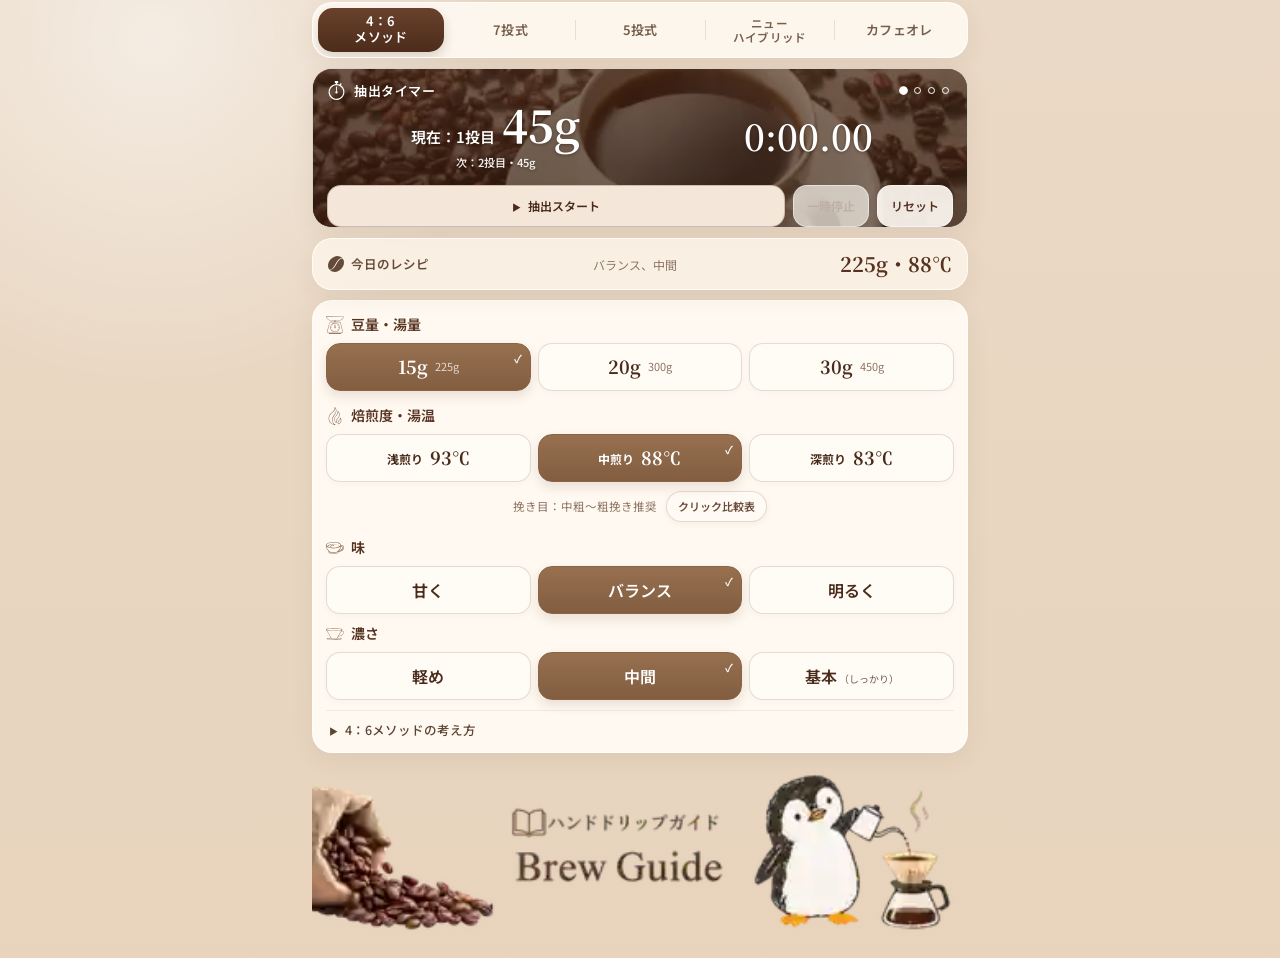
<file: index.html>
<!doctype html>
<html lang="ja">
<head>
<meta charset="utf-8">
<meta name="viewport" content="width=device-width,initial-scale=1,viewport-fit=cover">
<meta name="theme-color" content="#ead8c4">
<meta name="apple-mobile-web-app-capable" content="yes">
<meta name="apple-mobile-web-app-title" content="Brew Guide">
<title>Brew Guide</title>
<link rel="preconnect" href="https://fonts.googleapis.com">
<link rel="preconnect" href="https://fonts.gstatic.com" crossorigin>
<link href="https://fonts.googleapis.com/css2?family=Noto+Sans+JP:wght@400;500;600;700&family=Noto+Serif+JP:wght@500;600;700&display=swap" rel="stylesheet">
<link rel="manifest" href="manifest.webmanifest?v=19">
<link rel="apple-touch-icon" href="./apple-touch-icon.png?v=19">
<link rel="stylesheet" href="./theme.css?v=35">
</head>
<body>
<main class="wrap">
  <nav class="modeSwitch" aria-label="抽出レシピ切替">
    <button class="modeBtn active" data-mode="46"><span class="twoLine">4：6<br>メソッド</span></button>
    <button class="modeBtn" data-mode="seven">7投式</button>
    <button class="modeBtn" data-mode="five">5投式</button>
    <button class="modeBtn hybridModeBtn" data-mode="hybrid"><span class="twoLine">ニュー<br>ハイブリッド</span></button>
    <button class="modeBtn" data-mode="cafe">カフェオレ</button>
  </nav>

  <section class="timer fourSixTimer" id="timerSection">
    <div class="timerTitle"><svg class="icon" aria-hidden="true"><use href="./coffee-icons.svg#stopwatch"></use></svg>抽出タイマー</div>
    <div class="timerCard" id="timerCard">
      <div class="dots" id="dots"></div>
      <div class="readout">
        <div class="amountWrap">
          <div class="currentPour"><span class="timerStep" id="timerStep">現在：1投目</span><span class="timerAmount" id="timerAmount">45g</span></div>
          <span class="timerNext" id="timerNext">次：2投目・45g</span>
        </div>
        <div class="clock" id="clock">0:00.00</div>
      </div>
    </div>
    <div class="actions">
      <button class="primary" id="start">抽出スタート</button>
      <button id="pause" disabled>一時停止</button>
      <button id="reset">リセット</button>
    </div>
  </section>

  <section class="timer hidden" id="cafePourCard">
    <div class="timerTitle"><svg class="icon" aria-hidden="true"><use href="./coffee-icons.svg#dripper"></use></svg>抽出レシピ</div>
    <div class="cafePourStatic"><div class="cafePourMain" id="cafePourMain">30g × 5投</div></div>
  </section>

  <section class="card recipe">
    <div class="recipeLabel"><svg class="icon" aria-hidden="true"><use href="./coffee-icons.svg#bean"></use></svg>今日のレシピ</div>
    <div class="recipeStyle" id="summary">バランス、中間</div>
    <div class="recipeMeta"><span id="water">225g</span><span id="recipeSep">・</span><span id="temp">88℃</span></div>
  </section>

  <section class="card settings" id="settings46">
    <div class="block">
      <h2><svg class="icon" aria-hidden="true"><use href="./coffee-icons.svg#scale"></use></svg>豆量・湯量</h2>
      <div class="grid3" id="beans">
        <button class="choice bean active" data-v="15"><span class="beanMain">15g</span><span class="beanWater">225g</span></button>
        <button class="choice bean" data-v="20"><span class="beanMain">20g</span><span class="beanWater">300g</span></button>
        <button class="choice bean" data-v="30"><span class="beanMain">30g</span><span class="beanWater">450g</span></button>
      </div>
    </div>

    <div class="block">
      <h2><svg class="icon" aria-hidden="true"><use href="./coffee-icons.svg#flame"></use></svg>焙煎度・湯温</h2>
      <div class="grid3" id="roasts">
        <button class="choice roast" data-v="light"><strong>浅煎り</strong><span class="temp">93℃</span></button>
        <button class="choice roast active" data-v="medium"><strong>中煎り</strong><span class="temp">88℃</span></button>
        <button class="choice roast" data-v="dark"><strong>深煎り</strong><span class="temp">83℃</span></button>
      </div>
      <div class="grind"><span>挽き目：中粗〜粗挽き推奨</span><a class="compareBtn" href="./grinder.html">クリック比較表</a></div>
    </div>

    <div class="block tasteBlock">
      <h2><svg class="icon" aria-hidden="true"><use href="./coffee-icons.svg#taste"></use></svg>味</h2>
      <div class="grid3 taste" id="flavors">
        <button class="choice" data-v="sweet">甘く</button>
        <button class="choice active" data-v="balanced">バランス</button>
        <button class="choice" data-v="bright">明るく</button>
      </div>
    </div>

    <div class="block strengthBlock">
      <h2><svg class="icon" aria-hidden="true"><use href="./coffee-icons.svg#dripper"></use></svg>濃さ</h2>
      <div class="grid3" id="strengthChoices">
        <button class="choice" data-v="1">軽め</button>
        <button class="choice active" data-v="2">中間</button>
        <button class="choice" data-v="3">基本<span class="strengthNote">（しっかり）</span></button>
      </div>
    </div>

    <details>
      <summary>4：6メソッドの考え方</summary>
      <div class="details">
        <p>1. 粉量の15倍のお湯を使います。20gなら300gです。</p>
        <p>2. 総湯量を40％と60％に分けます。</p>
        <p>3. 最初の40％を2投に分け、1投目と2投目の量で甘さと明るさを調整します。</p>
        <p>4. 残り60％は分割回数で濃度を調整します。</p>
      </div>
    </details>
  </section>

  <section class="card fixedSettings hidden" id="settingsSeven">
    <p class="cafeSectionTitle"><svg class="icon" aria-hidden="true"><use href="./coffee-icons.svg#scale"></use></svg>抽出レシピ</p>
    <div class="infoGrid">
      <div class="infoItem"><div class="infoLabel">豆量</div><div class="infoValue">17.5g</div></div>
      <div class="infoItem"><div class="infoLabel">総湯量</div><div class="infoValue">210g</div></div>
      <div class="infoItem"><div class="infoLabel">1投あたり</div><div class="infoValue">30g × 7投</div></div>
      <div class="infoItem"><div class="infoLabel">注湯間隔</div><div class="infoValue">20秒</div></div>
      <div class="infoItem wide"><div class="infoLabel">湯温</div><div class="infoSplit"><div class="infoValue">90℃ → 75℃</div><span>1〜4投目 → 5〜7投目</span></div></div>
      <div class="infoItem wide"><div class="infoLabel">挽き目</div><div class="infoValue">粗挽き</div><div class="infoSub">TIMEMORE C2：30〜31クリック目安</div><a class="compareBtn infoCompare" href="./grinder.html">クリック比較表</a></div>
    </div>
    <div class="timelineWrap">
      <div class="timelineLabel">注湯タイミング</div>
      <div class="timeline">0:00 / 0:20 / 0:40 / 1:00 / 1:20 / 1:40 / 2:00</div>
      <p class="note">1:10に75℃への温度切替を通知。7投目以降は落ち切りまでタイマーを継続します。</p>
    </div>
    <details>
      <summary>7投式の考え方</summary>
      <div class="details">
        <p>1. 粗挽きの粉に対して、少量のお湯を7回に分けて注ぎます。</p>
        <p>2. 注湯を細かく分けることで、新しいお湯が粉に触れるタイミングを繰り返し作り、粗挽きでもしっかりと抽出を進めます。</p>
        <p>3. 水位を低く保ちながら抽出時間を確保することで、ラウンドでスムーズな口当たりと、甘さ・質感を引き出すことを狙います。</p>
        <p>4. 前半4投は90℃で香りや酸をしっかり抽出し、後半3投は75℃に下げて、苦味を抑えながら甘さと質感を整えます。</p>
      </div>
    </details>
  </section>

  <section class="card fixedSettings hidden" id="settingsFive">
    <p class="cafeSectionTitle"><svg class="icon" aria-hidden="true"><use href="./coffee-icons.svg#scale"></use></svg>抽出レシピ</p>
    <div class="grid2 fiveBeans" id="fiveBeans">
      <button class="choice bean active" data-v="15"><span class="beanMain">15g</span><span class="beanWater">255g</span></button>
      <button class="choice bean" data-v="20"><span class="beanMain">20g</span><span class="beanWater">340g</span></button>
    </div>
    <div class="infoGrid fiveInfoGrid">
      <div class="infoItem"><div class="infoLabel">湯温</div><div class="infoValue">96℃</div></div>
      <div class="infoItem"><div class="infoLabel">豆：お湯</div><div class="infoValue">1：17</div></div>
    </div>
    <div class="grind fiveGrind"><span>挽き目：中細挽き・コマンダンテ21クリック</span><a class="compareBtn" href="./grinder.html">クリック比較表</a></div>
    <div class="timelineWrap fiveTimeline">
      <div class="timelineLabel">注湯タイミング</div>
      <div class="hybridSteps" id="fiveSteps"></div>
    </div>
  </section>

  <section class="card fixedSettings hidden" id="settingsHybrid">
    <p class="cafeSectionTitle"><svg class="icon" aria-hidden="true"><use href="./coffee-icons.svg#scale"></use></svg>抽出レシピ</p>
    <div class="grid2 hybridBeans" id="hybridBeans">
      <button class="choice bean active" data-v="15"><span class="beanMain">15g</span><span class="beanWater">225g</span></button>
      <button class="choice bean" data-v="20"><span class="beanMain">20g</span><span class="beanWater">300g</span></button>
    </div>
    <div class="infoGrid hybridInfoGrid">
      <div class="infoItem"><div class="infoLabel">ドリッパー</div><div class="infoValue">HARIO SWITCH</div></div>
      <div class="infoItem"><div class="infoLabel">後半の湯温</div><div class="infoValue">70℃</div></div>
    </div>
    <div class="grind hybridGrind"><span>挽き目：コマンダンテ28クリック</span><a class="compareBtn" href="./grinder.html">クリック比較表</a></div>
    <div class="timelineWrap hybridTimeline">
      <div class="timelineLabel">抽出タイミング</div>
      <div class="hybridSteps" id="hybridSteps"></div>
    </div>
    <details>
      <summary>ニューハイブリッドメソッドの考え方</summary>
      <div class="details">
        <p>1. 最初はスイッチを閉じ、浸漬状態で蒸らして甘さを引き出します。</p>
        <p>2. スイッチを開いて透過抽出へ切り替え、前半200gまで注ぎます。</p>
        <p>3. 後半はお湯を70℃に下げ、再びスイッチを閉じて300gまで浸漬します。</p>
        <p>4. 2:45に開いて落とし、苦味を抑えながら甘さと質感を整えます。</p>
      </div>
    </details>
  </section>

  <section class="card fixedSettings hidden" id="settingsCafe">
    <p class="cafeSectionTitle"><svg class="icon" aria-hidden="true"><use href="./coffee-icons.svg#scale"></use></svg>抽出レシピ</p>
    <div class="grid2" id="cafeBeans">
      <button class="choice bean active" data-v="15"><span class="beanMain">15g</span><span class="beanWater">150g</span></button>
      <button class="choice bean" data-v="20"><span class="beanMain">20g</span><span class="beanWater">200g</span></button>
    </div>
    <div class="infoGrid cafeInfoGrid">
      <div class="infoItem"><div class="infoLabel">挽き目</div><div class="infoValue">中挽き</div></div>
      <div class="infoItem"><div class="infoLabel">豆：お湯</div><div class="infoValue">1：10</div></div>
    </div>
    <div class="milkCalc">
      <p class="cafeSectionTitle"><svg class="icon" aria-hidden="true"><use href="./coffee-icons.svg#cup"></use></svg>仕上げの比率</p>
      <div class="grid2 milkRatios" id="milkRatios">
        <button class="choice" data-v="3:7">3：7<br><small>バランス</small></button>
        <button class="choice active" data-v="4:6">4：6<br><small>コーヒー強め</small></button>
      </div>
      <div class="calcResults">
        <div class="calcBox"><div class="calcLabel">加える牛乳</div><div class="calcValue" id="milkAmount">180g</div></div>
        <div class="calcBox"><div class="calcLabel">完成量</div><div class="calcValue" id="finalAmount">300g</div></div>
      </div>
      <p class="note" id="cafeExample">15gでは抽出液120gを目安に計算しています。</p>
    </div>
  </section>

  <div id="footerSpacer" aria-hidden="true"></div>
  <footer class="brand"><img src="./footer-banner.webp?v=30" alt="ハンドドリップガイド Brew Guide"></footer>
</main>

<script>
const S={
  mode:'46',
  beans:15,
  roast:'medium',
  flavor:'balanced',
  strength:2,
  share:50,
  cafeBeans:15,
  hybridBeans:15,
  fiveBeans:15,
  milkRatio:'4:6',
  elapsed:0,
  running:false,
  timer:null,
  recipe:[],
  last:0,
  audio:null,
  started:null,
  wake:null,
  tempNotified:false,
  footerTarget:null
};

const R={light:93,medium:88,dark:83};
const F={sweet:'甘く',balanced:'バランス',bright:'明るく'};
const ST={1:'軽め',2:'中間',3:'基本'};
const T46_REGULAR=[0,45,90,130,160];
const T46_SMALL=[0,35,70,100,120];
const T7=[0,20,40,60,80,100,120];
const HYBRID_TIMES={
  15:[0,35,85,100,125,160],
  20:[0,40,90,105,130,165]
};
const FIVE_RECIPES={
  15:[
    {time:0,pour:38,cumulative:38,note:'しっかりスピン'},
    {time:30,pour:82,cumulative:120},
    {time:60,pour:30,cumulative:150},
    {time:80,pour:47,cumulative:197},
    {time:100,pour:58,cumulative:255,note:'軽くスピン'}
  ],
  20:[
    {time:0,pour:50,cumulative:50,note:'しっかりスピン'},
    {time:30,pour:110,cumulative:160},
    {time:60,pour:40,cumulative:200},
    {time:80,pour:63,cumulative:263},
    {time:100,pour:77,cumulative:340,note:'軽くスピン'}
  ]
};

const $=selector=>document.querySelector(selector);
const $$=selector=>[...document.querySelectorAll(selector)];
const fmt=n=>Math.round(n*10)%10?Number(n).toFixed(1):String(Math.round(n));
const stepClock=seconds=>`${Math.floor(seconds/60)}:${String(seconds%60).padStart(2,'0')}`;

function makeHybridRecipe(){
  const beans=S.hybridBeans;
  const times=HYBRID_TIMES[beans];
  const bloom=beans*2;
  const second=beans*6;
  const third=beans*10;
  const total=beans*15;
  const finish=beans===15?180:times.at(-1)+45;
  return[
    {time:times[0],label:'スイッチ閉',amount:`${bloom}g`,detail:`閉じて${bloom}gまで注ぐ（蒸らし）`,next:`次 ${stepClock(times[1])}：開いて${second}g`},
    {time:times[1],label:'スイッチ開',amount:`${second}g`,detail:`開いて${second}gまで注ぐ`,next:`次 ${stepClock(times[2])}：${third}gまで注ぐ`},
    {time:times[2],label:'注湯',amount:`${third}g`,detail:`${third}gまで注ぐ`,next:`次 ${stepClock(times[3])}：お湯を70℃へ`},
    {time:times[3],kind:'temp',label:'湯温',amount:'70℃',detail:'お湯を70℃に冷ます',next:`次 ${stepClock(times[4])}：閉じて${total}g`},
    {time:times[4],label:'スイッチ閉',amount:`${total}g`,detail:`閉じて${total}gまで注ぐ`,next:`次 ${stepClock(times[5])}：スイッチを開く`},
    {time:times[5],label:'スイッチ開',amount:'待つ',detail:'スイッチを開ける',next:`次 ${stepClock(finish)}：ドリッパーを外す`}
  ];
}

function renderHybridTimeline(){
  const finish=S.hybridBeans===15?180:S.recipe.at(-1).time+45;
  $('#hybridSteps').innerHTML=S.recipe.map(step=>`
    <div class="hybridStep"><b>${stepClock(step.time)}</b><span>${step.detail}</span></div>
  `).join('')+`<div class="hybridStep"><b>${stepClock(finish)}</b><span>ドリッパーを外して完成</span></div>`;
}

function makeFiveRecipe(){
  return FIVE_RECIPES[S.fiveBeans].map((step,index)=>({
    ...step,
    label:`${index+1}投目`,
    amount:`${step.pour}g`,
    next:`累計${step.cumulative}g${step.note?`・${step.note}`:''}`
  }));
}

function renderFiveTimeline(){
  $('#fiveSteps').innerHTML=S.recipe.map(step=>`
    <div class="hybridStep"><b>${stepClock(step.time)}</b><span>${step.pour}g（累計${step.cumulative}g）${step.note?`・${step.note}`:''}</span></div>
  `).join('')+'<div class="hybridStep"><b>2:45</b><span>落とし切り</span></div>';
}

function active(id,value){
  $$(`#${id} .choice`).forEach(button=>{
    button.classList.toggle('active',button.dataset.v==value);
  });
}

function lockSettings(locked){
  $$('#beans .choice,#roasts .choice,#flavors .choice,#strengthChoices .choice,#cafeBeans .choice,#hybridBeans .choice,#fiveBeans .choice,.modeBtn')
    .forEach(element=>{element.disabled=locked});
}

async function keepAwake(){
  if(!('wakeLock' in navigator)||S.wake)return;
  try{
    S.wake=await navigator.wakeLock.request('screen');
    S.wake.addEventListener('release',()=>{S.wake=null});
  }catch(e){
    S.wake=null;
  }
}

function releaseWake(){
  if(!S.wake)return;
  const lock=S.wake;
  S.wake=null;
  lock.release().catch(()=>{});
}

function footerTop(){
  return $('.brand').getBoundingClientRect().top+window.scrollY;
}

function captureFooterTarget(){
  const spacer=$('#footerSpacer');
  if(!spacer)return;
  spacer.style.height='0px';
  S.footerTarget=footerTop();
}

function alignFooter(){
  const spacer=$('#footerSpacer');
  if(!spacer)return;
  spacer.style.height='0px';

  if(S.mode==='46'){
    S.footerTarget=footerTop();
    return;
  }
  if(S.footerTarget==null)return;

  const gap=Math.max(0,S.footerTarget-footerTop());
  spacer.style.height=`${gap}px`;
}

function setMode(mode){
  if(S.running)return;
  if(S.mode==='46')captureFooterTarget();
  if(mode==='cafe')S.cafeBeans=15;

  S.mode=mode;

  $$('.modeBtn').forEach(button=>{
    button.classList.toggle('active',button.dataset.mode===mode);
  });
  $('#timerSection').classList.toggle('hidden',mode==='cafe');
  $('#timerSection').classList.toggle('sevenTimer',mode==='seven');
  $('#timerSection').classList.toggle('fiveTimer',mode==='five');
  $('#timerSection').classList.toggle('fourSixTimer',mode==='46');
  $('#timerSection').classList.toggle('hybridTimer',mode==='hybrid');
  $('#cafePourCard').classList.toggle('hidden',mode!=='cafe');
  $('.recipe').classList.toggle('sevenRecipe',mode==='seven');
  $('.recipe').classList.toggle('fiveRecipe',mode==='five');
  $('.recipe').classList.toggle('cafeRecipe',mode==='cafe');
  $('.recipe').classList.toggle('hybridRecipe',mode==='hybrid');
  $('#settings46').classList.toggle('hidden',mode!=='46');
  $('#settingsSeven').classList.toggle('hidden',mode!=='seven');
  $('#settingsFive').classList.toggle('hidden',mode!=='five');
  $('#settingsHybrid').classList.toggle('hidden',mode!=='hybrid');
  $('#settingsCafe').classList.toggle('hidden',mode!=='cafe');

  reset();
  build();
  alignFooter();
}

function showRecipeTemp(show){
  $('#recipeSep').style.display=show?'':'none';
  $('#temp').style.display=show?'':'none';
}

function cafeStyleName(){
  return S.milkRatio==='3:7'?'バランス':'コーヒー強め';
}

function build(){
  if(S.mode==='seven'){
    showRecipeTemp(true);
    S.recipe=T7.map((time,index)=>({time,amount:30,temp:index<4?90:75}));
    $('#water').textContent='210g';
    $('#temp').textContent='90→75℃';
    $('#summary').innerHTML='<b>4投目まで 90℃</b><b>5投目から 75℃</b>';
  }else if(S.mode==='five'){
    showRecipeTemp(true);
    S.recipe=makeFiveRecipe();
    $('#water').textContent=`${S.fiveBeans*17}g`;
    $('#temp').textContent='96℃';
    $('#summary').textContent='浅煎りを甘く';
    active('fiveBeans',S.fiveBeans);
    renderFiveTimeline();
  }else if(S.mode==='hybrid'){
    showRecipeTemp(true);
    S.recipe=makeHybridRecipe();
    $('#water').textContent=`${S.hybridBeans*15}g`;
    $('#temp').textContent='後半70℃';
    $('#summary').textContent='浸漬 → 透過 → 浸漬';
    active('hybridBeans',S.hybridBeans);
    renderHybridTimeline();
  }else if(S.mode==='cafe'){
    showRecipeTemp(false);
    const total=S.cafeBeans*10;
    const pour=total/5;
    S.recipe=[];
    $('#water').textContent='';
    $('#summary').textContent=`${S.cafeBeans}g　${cafeStyleName()}`;
    $('#cafePourMain').textContent=`${fmt(pour)}g × 5投`;
    active('cafeBeans',S.cafeBeans);
    calcMilk();
  }else{
    showRecipeTemp(true);
    const total=S.beans*15;
    const front=total*.4;
    const back=total*.6;
    const first=front*S.share/100;
    const second=front-first;
    const later=back/S.strength;
    const pours=[first,second,...Array(S.strength).fill(later)];

    const times=S.beans===15?T46_SMALL:T46_REGULAR;
    S.recipe=pours.map((amount,index)=>({time:times[index],amount}));
    $('#water').textContent=`${total}g`;
    $('#temp').textContent=`${R[S.roast]}℃`;
    $('#summary').textContent=`${F[S.flavor]}、${ST[S.strength]}`;
    active('beans',S.beans);
    active('roasts',S.roast);
    active('flavors',S.flavor);
    active('strengthChoices',S.strength);
  }

  if(!S.running){
    S.last=0;
    view(false);
  }
}

function dots(index){
  $('#dots').innerHTML=S.recipe
    .map((_,i)=>`<span class="dot ${i<index?'done':''} ${i===index?'current':''}"></span>`)
    .join('');
}

function clock(ms){
  const centiseconds=Math.max(0,Math.floor(ms/10));
  const minutes=Math.floor(centiseconds/6000);
  const seconds=Math.floor((centiseconds%6000)/100);
  const fraction=centiseconds%100;
  return `${minutes}:${String(seconds).padStart(2,'0')}.${String(fraction).padStart(2,'0')}`;
}

function endMs(){
  if(!S.recipe.length)return 0;
  if(S.mode==='hybrid'&&S.hybridBeans===15)return 180000;
  if(S.mode==='five')return 165000;
  const drainTime=S.mode==='46'?(S.beans===15?40:50):45;
  return(S.recipe.at(-1).time+drainTime)*1000;
}

function beep(){
  try{
    if(!S.audio)S.audio=new(window.AudioContext||window.webkitAudioContext)();
    const context=S.audio;
    const now=context.currentTime;
    const oscillator=context.createOscillator();
    const gain=context.createGain();

    oscillator.frequency.value=760;
    gain.gain.setValueAtTime(.15,now);
    gain.gain.exponentialRampToValueAtTime(.0001,now+.2);
    oscillator.connect(gain);
    gain.connect(context.destination);
    oscillator.start();
    oscillator.stop(now+.21);
  }catch(e){}
}

function tempBeep(){
  try{
    if(!S.audio)S.audio=new(window.AudioContext||window.webkitAudioContext)();
    const context=S.audio;
    const now=context.currentTime;

    [[620,0],[880,.16]].forEach(([frequency,delay])=>{
      const oscillator=context.createOscillator();
      const gain=context.createGain();
      const start=now+delay;

      oscillator.frequency.value=frequency;
      gain.gain.setValueAtTime(.13,start);
      gain.gain.exponentialRampToValueAtTime(.0001,start+.12);
      oscillator.connect(gain);
      gain.connect(context.destination);
      oscillator.start(start);
      oscillator.stop(start+.13);
    });
  }catch(e){}
}

function flash(){
  const card=$('#timerCard');
  card.classList.remove('alert');
  void card.offsetWidth;
  card.classList.add('alert');
  setTimeout(()=>card.classList.remove('alert'),850);
}

function finish(){
  const end=endMs();
  clearInterval(S.timer);
  S.timer=null;
  S.elapsed=end;
  S.running=false;
  S.started=null;
  lockSettings(false);
  releaseWake();
  dots(S.recipe.length);
  $('#clock').textContent=clock(end);
  $('#timerStep').textContent='';
  $('#timerAmount').textContent='完成';
  $('#timerNext').textContent='';
  $('#start').disabled=false;
  $('#start').textContent='もう一度';
  $('#pause').disabled=true;
}

function view(effect=true){
  if(S.mode==='cafe')return;

  $('#clock').textContent=clock(S.elapsed);

  const seconds=S.elapsed/1000;
  let index=0;
  for(let i=0;i<S.recipe.length;i++){
    if(seconds>=S.recipe[i].time)index=i;
  }

  if((S.mode==='46'||S.mode==='hybrid'||S.mode==='five')&&S.elapsed>=endMs()){
    if(S.running){
      finish();
    }else{
      dots(S.recipe.length);
      $('#timerStep').textContent='';
      $('#timerAmount').textContent='完成';
      $('#timerNext').textContent='';
    }
    return;
  }

  const changed=index!==S.last;
  dots(index);

  if(S.mode==='seven'&&seconds>=70&&seconds<80){
    $('#timerStep').textContent='温度';
    $('#timerAmount').textContent='75℃へ';
    $('#timerNext').textContent='';
    if(effect&&S.running&&!S.tempNotified){
      S.tempNotified=true;
      tempBeep();
      flash();
    }
  }else{
    if(S.mode==='46'){
      $('#timerStep').textContent=`現在：${index+1}投目`;
      $('#timerAmount').textContent=`${fmt(S.recipe[index].amount)}g`;
      $('#timerNext').textContent=index<S.recipe.length-1
        ?`次：${index+2}投目・${fmt(S.recipe[index+1].amount)}g`
        :'次：抽出完了';
    }else if(S.mode==='hybrid'||S.mode==='five'){
      const step=S.recipe[index];
      $('#timerStep').textContent=step.label;
      $('#timerAmount').textContent=step.amount;
      $('#timerNext').textContent=step.next;
    }else{
      $('#timerStep').textContent=`${index+1}投目`;
      $('#timerAmount').textContent=`${fmt(S.recipe[index].amount)}g`;
      $('#timerNext').textContent='';
    }

    if(effect&&S.running&&changed){
      if(S.mode==='hybrid'&&S.recipe[index].kind==='temp')tempBeep();
      else beep();
      flash();
    }
  }

  S.last=index;
}

function start(){
  if(S.mode==='cafe'||S.running)return;

  if((S.mode==='46'||S.mode==='hybrid'||S.mode==='five')&&S.elapsed>=endMs()){
    S.elapsed=0;
    S.last=0;
  }

  try{
    if(!S.audio)S.audio=new(window.AudioContext||window.webkitAudioContext)();
    if(S.audio.state==='suspended')S.audio.resume();
  }catch(e){}

  S.running=true;
  S.started=performance.now()-S.elapsed;
  lockSettings(true);
  keepAwake();
  $('#start').disabled=true;
  $('#pause').disabled=false;
  $('#start').textContent='抽出中';
  view(false);

  S.timer=setInterval(()=>{
    S.elapsed=performance.now()-S.started;
    view(true);
  },10);
}

function stop(resume=true){
  if(S.running)S.elapsed=performance.now()-S.started;
  clearInterval(S.timer);
  S.timer=null;
  S.running=false;
  S.started=null;
  lockSettings(false);
  releaseWake();
  $('#start').disabled=false;
  $('#pause').disabled=true;
  $('#start').textContent=resume&&S.elapsed>0?'再開':'抽出スタート';
  view(false);
}

function reset(){
  if(S.timer)clearInterval(S.timer);
  S.timer=null;
  S.running=false;
  S.started=null;
  S.elapsed=0;
  S.last=0;
  S.tempNotified=false;
  lockSettings(false);
  releaseWake();
  $('#start').disabled=false;
  $('#pause').disabled=true;
  $('#start').textContent='抽出スタート';

  if(S.mode!=='cafe'&&S.recipe.length)view(false);
}

function calcMilk(){
  const coffee=S.cafeBeans===15?120:160;
  const factor=S.milkRatio==='3:7'?7/3:1.5;
  const milk=Math.round(coffee*factor);
  const finalAmount=Math.round(coffee+milk);

  $('#milkAmount').textContent=`${milk}g`;
  $('#finalAmount').textContent=`${finalAmount}g`;
  $('#cafeExample').textContent=`${S.cafeBeans}gでは抽出液${coffee}gを目安に計算しています。`;

  if(S.mode==='cafe'){
    $('#summary').textContent=`${S.cafeBeans}g　${cafeStyleName()}　完成量${finalAmount}g`;
  }
}

$$('.modeBtn').forEach(button=>{
  button.onclick=()=>setMode(button.dataset.mode);
});
$$('#beans .choice').forEach(button=>{
  button.onclick=()=>{
    S.beans=+button.dataset.v;
    reset();
    build();
    alignFooter();
  };
});
$$('#roasts .choice').forEach(button=>{
  button.onclick=()=>{
    S.roast=button.dataset.v;
    build();
    alignFooter();
  };
});
$$('#flavors .choice').forEach(button=>{
  button.onclick=()=>{
    S.flavor=button.dataset.v;
    S.share=S.flavor==='sweet'?40:S.flavor==='bright'?60:50;
    reset();
    build();
    alignFooter();
  };
});
$$('#strengthChoices .choice').forEach(button=>{
  button.onclick=()=>{
    S.strength=+button.dataset.v;
    reset();
    build();
    alignFooter();
  };
});
$$('#cafeBeans .choice').forEach(button=>{
  button.onclick=()=>{
    S.cafeBeans=+button.dataset.v;
    reset();
    build();
    alignFooter();
  };
});
$$('#fiveBeans .choice').forEach(button=>{
  button.onclick=()=>{
    S.fiveBeans=+button.dataset.v;
    reset();
    build();
    alignFooter();
  };
});
$$('#hybridBeans .choice').forEach(button=>{
  button.onclick=()=>{
    S.hybridBeans=+button.dataset.v;
    reset();
    build();
    alignFooter();
  };
});
$$('#milkRatios .choice').forEach(button=>{
  button.onclick=()=>{
    S.milkRatio=button.dataset.v;
    active('milkRatios',S.milkRatio);
    calcMilk();
    alignFooter();
  };
});

$('#start').onclick=start;
$('#pause').onclick=()=>stop(true);
$('#reset').onclick=reset;

document.addEventListener('visibilitychange',()=>{
  if(document.visibilityState==='visible'&&S.running)keepAwake();
});

build();
requestAnimationFrame(()=>{
  captureFooterTarget();
  if(document.fonts&&document.fonts.ready){
    document.fonts.ready.then(()=>{
      if(S.mode==='46')captureFooterTarget();
      else alignFooter();
    });
  }
});

window.addEventListener('resize',()=>{
  if(S.mode==='46')captureFooterTarget();
  else alignFooter();
});

if('serviceWorker' in navigator){
  addEventListener('load',()=>navigator.serviceWorker.register('./sw.js?v=41').catch(()=>{}));
}
</script>
</body>
</html>
</file>
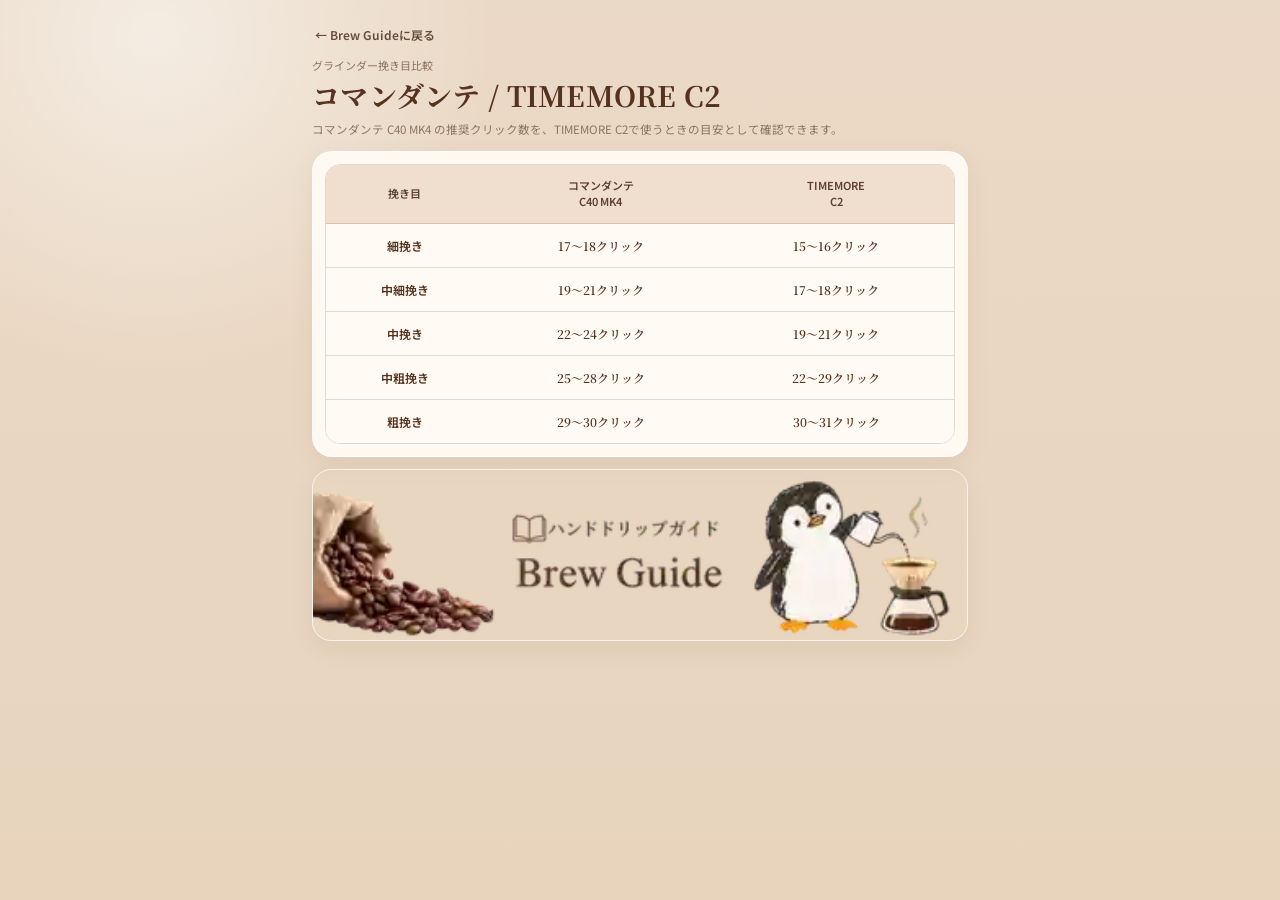
<file: grinder.html>
<!doctype html>
<html lang="ja">
<head>
<meta charset="utf-8">
<meta name="viewport" content="width=device-width,initial-scale=1,viewport-fit=cover">
<meta name="theme-color" content="#ead8c4">
<meta name="apple-mobile-web-app-capable" content="yes">
<title>クリック比較表 | Brew Guide</title>
<link rel="preconnect" href="https://fonts.googleapis.com">
<link rel="preconnect" href="https://fonts.gstatic.com" crossorigin>
<link href="https://fonts.googleapis.com/css2?family=Noto+Sans+JP:wght@400;500;600;700&family=Noto+Serif+JP:wght@500;600;700&display=swap" rel="stylesheet">
<link rel="stylesheet" href="./theme.css?v=30">
<style>
.grinderWrap{width:min(100%,680px);margin:auto;padding:18px 12px 24px}
.back{display:inline-flex;align-items:center;gap:5px;color:#684b39;text-decoration:none;font-size:12px;font-weight:600;padding:8px 3px}
.grinderHead{margin:7px 0 12px}
.grinderEyebrow{font-size:11px;color:var(--muted);margin:0 0 4px}
.grinderTitle{font-family:var(--serif);font-size:28px;line-height:1.25;margin:0;color:var(--deep);letter-spacing:.01em}
.grinderLead{font-size:11.5px;color:var(--muted);line-height:1.7;margin:7px 0 0}
.grinderCard{background:rgba(255,250,243,.96);border:1px solid rgba(255,255,255,.78);border-radius:20px;box-shadow:var(--shadow);padding:12px;margin-top:10px}
.tableWrap{overflow:hidden;border-radius:15px;border:1px solid var(--line)}
table{width:100%;border-collapse:collapse;table-layout:fixed}
th,td{padding:13px 6px;text-align:center;border-bottom:1px solid var(--line)}
th{background:#f0dfcf;color:#5d402f;font-size:11px;font-weight:600;line-height:1.45}
td{background:#fffaf4;color:var(--deep);font-family:var(--serif);font-size:12px;font-weight:600}
th:first-child,td:first-child{width:25%;font-family:var(--sans);font-weight:600}
tr:last-child td{border-bottom:0}
.grinderFooter{margin-top:12px;border-radius:19px;overflow:hidden;box-shadow:var(--shadow);border:1px solid rgba(255,255,255,.72)}
.grinderFooter img{display:block;width:100%;height:auto}
@media(max-width:430px){
  .grinderWrap{padding:13px 10px 20px}
  .grinderTitle{font-size:25px}
  .grinderCard{padding:9px;border-radius:18px}
  .tableWrap{border-radius:13px}
  th,td{padding:11px 3px;font-size:10.8px}
  .grinderFooter{border-radius:17px}
}
</style>
</head>
<body>
<main class="grinderWrap">
  <a class="back" href="./">← Brew Guideに戻る</a>
  <header class="grinderHead">
    <p class="grinderEyebrow">グラインダー挽き目比較</p>
    <h1 class="grinderTitle">コマンダンテ / TIMEMORE C2</h1>
    <p class="grinderLead">コマンダンテ C40 MK4 の推奨クリック数を、TIMEMORE C2で使うときの目安として確認できます。</p>
  </header>
  <section class="grinderCard">
    <div class="tableWrap">
      <table>
        <thead>
          <tr><th>挽き目</th><th>コマンダンテ<br>C40 MK4</th><th>TIMEMORE<br>C2</th></tr>
        </thead>
        <tbody>
          <tr><td>細挽き</td><td>17〜18クリック</td><td>15〜16クリック</td></tr>
          <tr><td>中細挽き</td><td>19〜21クリック</td><td>17〜18クリック</td></tr>
          <tr><td>中挽き</td><td>22〜24クリック</td><td>19〜21クリック</td></tr>
          <tr><td>中粗挽き</td><td>25〜28クリック</td><td>22〜29クリック</td></tr>
          <tr><td>粗挽き</td><td>29〜30クリック</td><td>30〜31クリック</td></tr>
        </tbody>
      </table>
    </div>
  </section>
  <footer class="grinderFooter"><img src="./footer-banner.webp?v=30" alt="ハンドドリップガイド Brew Guide"></footer>
</main>
</body>
</html>
</file>
<file: theme.css>
:root{
  --bg:#ead8c4;
  --ink:#4a2b1b;
  --muted:#8d7463;
  --deep:#56321f;
  --line:rgba(86,50,31,.16);
  --shadow:0 8px 24px rgba(82,52,32,.07);
  --sans:'Noto Sans JP',-apple-system,BlinkMacSystemFont,'Hiragino Sans','Yu Gothic',Meiryo,sans-serif;
  --serif:'Noto Serif JP','Yu Mincho','Hiragino Mincho ProN',serif;
}
*{box-sizing:border-box}
html{background:var(--bg)}
body{
  margin:0;
  min-height:100vh;
  background:
    radial-gradient(circle at 12% 4%,rgba(255,255,255,.5),transparent 24%),
    linear-gradient(180deg,#ead9c6 0%,#e8d4bd 100%);
  color:var(--ink);
  font-family:var(--sans);
  line-height:1.42;
}
button{
  font:inherit;
  cursor:pointer;
  -webkit-tap-highlight-color:transparent;
}
.wrap{width:min(100%,680px);margin:auto;padding:2px 12px 24px}

.modeSwitch{
  display:grid;
  grid-template-columns:repeat(5,1fr);
  gap:4px;
  position:relative;
  overflow:hidden;
  padding:5px;
  border:1px solid rgba(255,255,255,.72);
  border-radius:20px;
  background:rgba(255,250,243,.88);
  box-shadow:var(--shadow);
}
.modeBtn{
  position:relative;
  min-height:44px;
  border:0;
  border-radius:15px;
  background:transparent;
  color:#765d4c;
  font-size:13px;
  font-weight:600;
  letter-spacing:.02em;
  transition:.18s ease;
}
.modeBtn+.modeBtn:before{
  content:'';
  position:absolute;
  left:-2px;
  top:12px;
  bottom:12px;
  width:1px;
  background:rgba(86,50,31,.12);
}
.modeBtn.active{
  background:linear-gradient(180deg,#68422c,#4d2c1b);
  color:#fff;
  box-shadow:0 6px 12px rgba(76,44,26,.18);
}
.modeBtn.active:before,.modeBtn.active+.modeBtn:before{opacity:0}
.modeBtn:disabled{opacity:.58;cursor:not-allowed}
.modeBtn .twoLine{display:inline-block;white-space:nowrap;line-height:1.22}
.hybridModeBtn{font-size:11.5px;line-height:1.22}

.card,.timer{
  margin-top:10px;
  border:1px solid rgba(255,255,255,.72);
  border-radius:20px;
  box-shadow:var(--shadow);
}
.timer{
  position:relative;
  isolation:isolate;
  overflow:hidden;
  padding:14px;
  background:#76563f;
  color:#fff;
}
.timer:before{
  content:'';
  position:absolute;
  inset:0;
  z-index:-2;
  background:
    linear-gradient(90deg,rgba(62,35,20,.72),rgba(78,48,29,.58)),
    url('./timer-bg.webp') center/cover no-repeat;
}
.timer:after{
  content:'';
  position:absolute;
  inset:0;
  z-index:-1;
  background:linear-gradient(180deg,rgba(0,0,0,.04),rgba(0,0,0,.15));
}
.timerTitle{
  display:flex;
  align-items:center;
  gap:8px;
  margin:0 0 2px;
  padding-right:42%;
  color:#fff;
  font-size:13px;
  font-weight:600;
  letter-spacing:.04em;
  text-shadow:0 1px 3px rgba(38,20,10,.42);
}
.icon{width:18px;height:18px;display:inline-block;flex:0 0 auto;color:currentColor}
.timerTitle .icon{width:19px;height:19px;color:#fff}
.timerCard{
  padding:0 6px 3px;
  border:0;
  border-radius:15px;
  background:transparent;
  text-align:center;
  transition:.2s;
}
.timerCard.alert{background:rgba(255,250,243,.18);transform:scale(1.005)}
.dots{
  display:flex;
  position:absolute;
  top:18px;
  right:18px;
  z-index:2;
  justify-content:center;
  gap:7px;
  margin:0;
}
.dot{width:7px;height:7px;border:1.5px solid #fff;border-radius:50%}
.dot.current{background:#fff;transform:scale(1.25)}
.dot.done{background:#fff;opacity:.38}
.readout{display:grid;grid-template-columns:1.08fr .92fr;align-items:center;gap:12px}
.amountWrap{display:flex;flex-direction:column;align-items:center;justify-content:center;min-width:0}
.currentPour{display:flex;align-items:baseline;justify-content:center;gap:7px;min-width:0}
.timerNext{
  min-height:15px;
  margin-top:1px;
  color:rgba(255,255,255,.9);
  font-size:11px;
  font-weight:600;
  line-height:1.2;
  white-space:nowrap;
  text-shadow:0 1px 3px rgba(38,20,10,.42);
}
.timerNext:empty{display:none}
.timerStep{
  color:#fff;
  font-size:15px;
  font-weight:600;
  white-space:nowrap;
  text-shadow:0 1px 3px rgba(38,20,10,.42);
}
.timerAmount{
  color:#fff;
  font-family:var(--serif);
  font-size:44px;
  font-weight:700;
  font-variant-numeric:tabular-nums;
  line-height:1;
  text-shadow:0 1px 3px rgba(38,20,10,.42);
}
.clock{
  color:#fff;
  font-family:var(--serif);
  font-size:36px;
  font-weight:600;
  font-variant-numeric:tabular-nums;
  line-height:1;
  white-space:nowrap;
  text-shadow:0 1px 3px rgba(38,20,10,.42);
}

.actions{display:flex;gap:8px;margin-top:6px}
.actions button{
  min-height:42px;
  padding:0 13px;
  border:1px solid rgba(255,255,255,.48);
  border-radius:14px;
  background:rgba(255,250,243,.92);
  color:var(--deep);
  box-shadow:0 4px 10px rgba(65,39,24,.12);
  font-size:12px;
  font-weight:600;
  white-space:nowrap;
}
.actions .primary{
  flex:1;
  border-color:rgba(86,50,31,.24);
  background:#f4e6d8;
  color:#4a2b1b;
  box-shadow:0 4px 10px rgba(65,39,24,.10);
}
.actions .primary:before{content:'▶';margin-right:7px;color:#4a2b1b;font-size:9px}
.actions button:disabled{background:rgba(255,250,243,.66);color:#bdafa4;box-shadow:none}
.actions .primary:disabled:before{opacity:.5}
.fourSixTimer,.sevenTimer,.hybridTimer,.fiveTimer{
  min-height:160px;
  height:160px;
  display:flex;
  flex-direction:column;
  justify-content:center;
}
.fourSixTimer .actions,.sevenTimer .actions,.hybridTimer .actions,.fiveTimer .actions{margin-top:0;transform:translateY(12px)}
.fourSixTimer .timerNext,.hybridTimer .timerNext,.fiveTimer .timerNext{margin-top:7px;line-height:1.3}

#cafePourCard{
  min-height:160px;
  display:flex;
  flex-direction:column;
  justify-content:center;
  padding:10px;
}
#cafePourCard .timerTitle{margin-bottom:4px}
.cafePourStatic{
  display:flex;
  align-items:center;
  justify-content:center;
  min-height:92px;
  border:1px solid rgba(255,255,255,.32);
  border-radius:16px;
  background:transparent;
}
.cafePourMain{
  color:#fff;
  font-family:var(--serif);
  font-size:32px;
  font-weight:700;
  text-shadow:0 1px 3px rgba(38,20,10,.42);
}

.recipe{
  display:grid;
  grid-template-columns:auto 1fr auto;
  align-items:center;
  gap:10px;
  padding:11px 15px;
  border:1px solid rgba(255,255,255,.76);
  background:rgba(255,248,239,.72);
  backdrop-filter:blur(8px);
}
.recipeLabel{
  display:flex;
  align-items:center;
  gap:7px;
  color:#654a39;
  font-size:12.5px;
  font-weight:600;
  line-height:1.3;
  white-space:nowrap;
}
.recipeLabel .icon{width:16px;height:16px}
.recipeStyle{color:#8b7565;font-size:12px;text-align:center}
.recipeMeta{
  color:var(--deep);
  font-family:var(--serif);
  font-size:20px;
  font-weight:700;
  white-space:nowrap;
}
.recipe.sevenRecipe,.recipe.cafeRecipe{grid-template-columns:auto 1fr}
.recipe.hybridRecipe,.recipe.fiveRecipe{grid-template-columns:auto 1fr auto}
.recipe.sevenRecipe .recipeLabel,.recipe.hybridRecipe .recipeLabel,.recipe.fiveRecipe .recipeLabel{font-size:0}
.recipe.sevenRecipe .recipeLabel:after,.recipe.hybridRecipe .recipeLabel:after,.recipe.fiveRecipe .recipeLabel:after{
  content:'抽出ポイント';
  color:#654a39;
  font-size:12.5px;
  font-weight:600;
  line-height:1.3;
}
.recipe.sevenRecipe .recipeStyle{
  display:flex;
  justify-content:flex-end;
  gap:8px;
  flex-wrap:wrap;
  color:#4a2b1b;
  font-size:12px;
  font-weight:700;
  line-height:1.42;
}
.recipe.sevenRecipe .recipeStyle b{color:#4a2b1b;font-weight:700}
.recipe.hybridRecipe .recipeStyle,.recipe.fiveRecipe .recipeStyle{color:#654a39;font-size:11.5px;font-weight:700;white-space:nowrap}
.recipe.hybridRecipe .recipeMeta,.recipe.fiveRecipe .recipeMeta{font-size:17px}
.recipe.cafeRecipe .recipeStyle{
  color:#654a39;
  font-size:12px;
  font-weight:600;
  line-height:1.42;
  text-align:right;
}
.recipe.sevenRecipe .recipeMeta,.recipe.cafeRecipe .recipeMeta{display:none}

.settings{
  padding:14px 13px 13px;
  border:1px solid rgba(255,255,255,.78);
  background:rgba(255,250,243,.96);
}
.block+.block{margin-top:13px;padding-top:2px}
.block.tasteBlock{margin-top:14px}
.block.strengthBlock{margin-top:8px}
.block h2,.cafeSectionTitle{
  display:flex;
  align-items:center;
  gap:7px;
  margin:0 0 8px;
  color:var(--deep);
  font-size:14px;
  font-weight:600;
}
.block h2 .icon,.cafeSectionTitle .icon{width:18px;height:18px;color:#765038}
.grid3{display:grid;grid-template-columns:repeat(3,1fr);gap:7px}
.grid2{display:grid;grid-template-columns:repeat(2,1fr);gap:7px}
.choice{
  position:relative;
  min-height:48px;
  padding:7px 9px;
  border:1px solid var(--line);
  border-radius:14px;
  background:rgba(255,252,247,.9);
  color:var(--ink);
  box-shadow:0 2px 8px rgba(84,49,29,.035);
  transition:.16s ease;
}
.choice.active{
  border-color:#8b6345;
  background:linear-gradient(180deg,#96704f,#825d40);
  color:#fff;
  box-shadow:0 5px 12px rgba(99,65,42,.14);
}
.choice.active:after{
  content:'✓';
  position:absolute;
  top:7px;
  right:8px;
  color:#fff;
  font-size:11px;
  font-weight:700;
  opacity:.92;
}
.choice:disabled{opacity:.6}
.bean,.roast{display:flex;align-items:center;justify-content:center;gap:7px}
.beanMain{font-family:var(--serif);font-size:18px;font-weight:700}
.beanWater{color:var(--muted);font-size:11px}
.active .beanWater{color:rgba(255,255,255,.75)}
.roast strong{font-size:12px}
.temp{font-family:var(--serif);font-size:18px;font-weight:700}
.taste .choice,#strengthChoices .choice,.milkRatios .choice{font-weight:600}
.strengthNote{margin-left:2px;font-size:.62em;font-weight:400;opacity:.78}
.grind{
  display:flex;
  align-items:center;
  justify-content:center;
  gap:9px;
  flex-wrap:wrap;
  margin:9px 2px 0;
  color:var(--muted);
  font-size:11.5px;
}
.compareBtn{
  display:inline-flex;
  align-items:center;
  justify-content:center;
  min-height:31px;
  padding:4px 11px;
  border:1px solid var(--line);
  border-radius:999px;
  background:#fffaf4;
  color:#684b39;
  box-shadow:0 2px 7px rgba(84,49,29,.05);
  font-size:11px;
  font-weight:600;
  text-decoration:none;
}
.settings details,
.fixedSettings details{
  margin-top:10px;
  padding:10px 3px 0;
  border-top:1px solid rgba(86,50,31,.08);
}
.settings summary,
.fixedSettings summary{
  list-style:none;
  color:#5f4434;
  cursor:pointer;
  font-size:12.5px;
  font-weight:500;
}
.settings summary::-webkit-details-marker,
.fixedSettings summary::-webkit-details-marker{display:none}
.settings summary:before,
.fixedSettings summary:before{content:'▶';margin-right:7px;font-size:9px}
.settings details[open] summary:before,
.fixedSettings details[open] summary:before{content:'▼'}
.details{padding:5px 3px 0;color:var(--muted);font-size:11px}

.fixedSettings{padding:14px 13px;background:rgba(255,250,243,.96)}
.infoGrid{display:grid;grid-template-columns:repeat(2,1fr);gap:8px}
.cafeInfoGrid{margin-top:8px}
.infoItem{
  padding:10px 12px;
  border:1px solid rgba(255,255,255,.55);
  border-radius:14px;
  background:#f4e6d8;
}
.infoLabel{margin-bottom:2px;color:var(--muted);font-size:10.5px}
.infoValue{color:var(--deep);font-family:var(--serif);font-size:17px;font-weight:700}
.infoSub{margin-top:3px;color:var(--muted);font-size:10.5px}
.wide{grid-column:1/-1}
.infoSplit{display:flex;align-items:baseline;justify-content:space-between;gap:8px}
.infoSplit span{color:var(--muted);font-size:10.5px}
.infoCompare{margin-top:7px}
.timelineWrap{margin-top:11px;padding:10px 2px 0;border-top:1px solid rgba(86,50,31,.08)}
.timelineLabel{margin-bottom:3px;color:var(--muted);font-size:10.5px}
.timeline{color:#5b4233;font-size:12px;font-weight:600;white-space:nowrap}
.hybridSteps{display:grid;gap:4px;color:#5b4233;font-size:11px}
.hybridStep{display:grid;grid-template-columns:36px 1fr;gap:7px;align-items:baseline}
.hybridStep b{font-family:var(--serif);font-size:11.5px;font-variant-numeric:tabular-nums}
.hybridBeans,.fiveBeans{margin-bottom:7px}
.hybridGrind,.fiveGrind{margin:6px 2px 0}
.hybridGrind .compareBtn,.fiveGrind .compareBtn{min-height:27px;padding:3px 10px}
.fiveInfoGrid .infoValue{font-size:16px}
.hybridInfoGrid .infoValue{font-size:16px}
.hybridInfoGrid .infoItem:first-child .infoValue{font-family:var(--sans);font-size:12px}
.note{margin:5px 0 0;color:var(--muted);font-size:10.5px}
.milkCalc{margin-top:12px;padding-top:10px;border-top:1px solid rgba(86,50,31,.08)}
.milkRatios .choice{font-size:11.5px;line-height:1.3}
.calcResults{display:grid;grid-template-columns:1fr 1fr;gap:8px;margin-top:8px}
.calcBox{padding:9px 11px;border-radius:14px;background:#f4e6d8}
.calcLabel{color:var(--muted);font-size:10px}
.calcValue{margin-top:2px;color:var(--deep);font-family:var(--serif);font-size:20px;font-weight:700}

#settings46{min-height:438px}
#settingsSeven,#settingsCafe,#settingsHybrid,#settingsFive{min-height:395px}
#settingsSeven .infoGrid>.infoItem.wide:last-child{
  display:grid;
  grid-template-columns:auto auto auto 1fr;
  grid-template-areas:'label value button .' 'sub sub sub sub';
  align-items:center;
  column-gap:8px;
  row-gap:1px;
  padding:6px 10px;
}
#settingsSeven .infoGrid>.infoItem.wide:last-child .infoLabel{grid-area:label;margin:0;white-space:nowrap}
#settingsSeven .infoGrid>.infoItem.wide:last-child .infoValue{grid-area:value;white-space:nowrap}
#settingsSeven .infoGrid>.infoItem.wide:last-child .infoCompare{
  grid-area:button;
  min-height:27px;
  margin:0;
  padding:3px 10px;
  white-space:nowrap;
}
#settingsSeven .infoGrid>.infoItem.wide:last-child .infoSub{grid-area:sub;margin:1px 0 0}

#footerSpacer{height:0;pointer-events:none}
.brand{
  margin-top:11px;
  overflow:visible;
  border:0;
  border-radius:0;
  background:transparent;
  box-shadow:none;
}
.brand img{
  display:block;
  width:100%;
  max-width:100%;
  height:auto;
  margin:0;
  object-fit:contain;
  object-position:center;
}
.hidden{display:none!important}

@media(max-width:430px){
  .wrap{padding:2px 10px 14px}
  .modeSwitch{padding:4px;border-radius:18px}
  .modeBtn{min-height:40px;font-size:10.5px;line-height:1.25}
  .hybridModeBtn{font-size:10px}
  .card,.timer{margin-top:7px;border-radius:18px}
  .timer{padding:10px 10px 9px}
  .timerTitle{margin-bottom:1px;padding-right:44%;font-size:12.5px}
  .timerCard{padding:0 4px 2px}
  .dots{top:16px;gap:6px}
  .dot{width:6px;height:6px}
  .readout{gap:8px}
  .timerStep{font-size:13.5px}
  .fourSixTimer .timerStep,.sevenTimer .timerStep,.fiveTimer .timerStep{font-size:14px}
  .hybridTimer .timerStep{font-size:12px}
  .hybridTimer .timerAmount{font-size:34px}
  .timerNext{font-size:10.5px}
  .timerAmount{font-size:38px}
  .clock{font-size:31px}
  .actions{gap:6px;margin-top:5px}
  .actions button{min-height:36px;padding:0 10px;font-size:11.5px}
  .recipe{padding:8px 11px}
  .recipeStyle{font-size:11.5px}
  .recipeMeta{font-size:18px}
  .recipe.sevenRecipe .recipeStyle,.recipe.cafeRecipe .recipeStyle{font-size:11.5px}
  .recipe.hybridRecipe,.recipe.fiveRecipe{gap:6px}
  .recipe.hybridRecipe .recipeLabel:after,.recipe.fiveRecipe .recipeLabel:after{font-size:11px}
  .recipe.hybridRecipe .recipeStyle,.recipe.fiveRecipe .recipeStyle{font-size:10.5px}
  .recipe.hybridRecipe .recipeMeta,.recipe.fiveRecipe .recipeMeta{font-size:15px}
  .recipe.sevenRecipe .recipeStyle{gap:5px}
  .settings,.fixedSettings{padding:10px 10px 11px}
  .block h2,.cafeSectionTitle{font-size:13.5px}
  .grid3,.grid2{gap:6px}
  .choice{min-height:45px;padding:6px}
  .beanMain{font-size:17px}
  .beanWater{font-size:10.5px}
  .temp{font-size:17px}
  .grind{font-size:11px}
  .compareBtn{min-height:29px;font-size:10.5px}
  .infoGrid{gap:6px}
  .infoItem{padding:7px 9px}
  .infoValue{font-size:16px}
  .timelineWrap{margin-top:8px;padding-top:7px}
  .timeline{font-size:10.7px}
  .note{font-size:10px}
  #cafePourCard{min-height:160px;padding:10px}
  #cafePourCard .cafePourStatic{min-height:92px}
  #cafePourCard .cafePourMain{font-size:30px}
  #settings46{min-height:379px;padding:7px 10px 8px}
  #settings46 .block+.block{margin-top:7px;padding-top:1px}
  #settings46 .block.tasteBlock{margin-top:7px}
  #settings46 .block.strengthBlock{margin-top:5px;padding-top:1px}
  #settings46 .block h2{margin-bottom:6px}
  #settings46 .grind{margin-top:6px}
  #settings46 details,#settingsSeven details,#settingsHybrid details{margin-top:6px;padding-top:5px}
  #settingsSeven,#settingsCafe,#settingsHybrid,#settingsFive{min-height:364px}
  #settingsSeven .infoGrid>.infoItem.wide:last-child{padding:5px 9px;column-gap:7px;row-gap:0}
  #settingsSeven .infoGrid>.infoItem.wide:last-child .infoCompare{min-height:25px;padding:2px 8px;font-size:10px}
  #settingsSeven .infoGrid>.infoItem.wide:last-child .infoSub{font-size:10px}
  .brand{margin-top:8px}
}
@media(max-width:390px){
  .timer{padding-top:9px}
  .dots{top:15px}
  #settings46{min-height:367px}
  #settingsSeven,#settingsCafe,#settingsHybrid,#settingsFive{min-height:352px}
}
@media(max-width:360px){
  .timerAmount{font-size:34px}
  .clock{font-size:28px}
  .timeline{font-size:10px;letter-spacing:-.02em}
  .recipe.hybridRecipe .recipeLabel:after,.recipe.fiveRecipe .recipeLabel:after{content:'ポイント'}
  .recipe.hybridRecipe .recipeStyle,.recipe.fiveRecipe .recipeStyle{font-size:10px}
  .recipe.hybridRecipe .recipeMeta,.recipe.fiveRecipe .recipeMeta{font-size:14px}
  .choice{min-height:43px}
}
</file>
